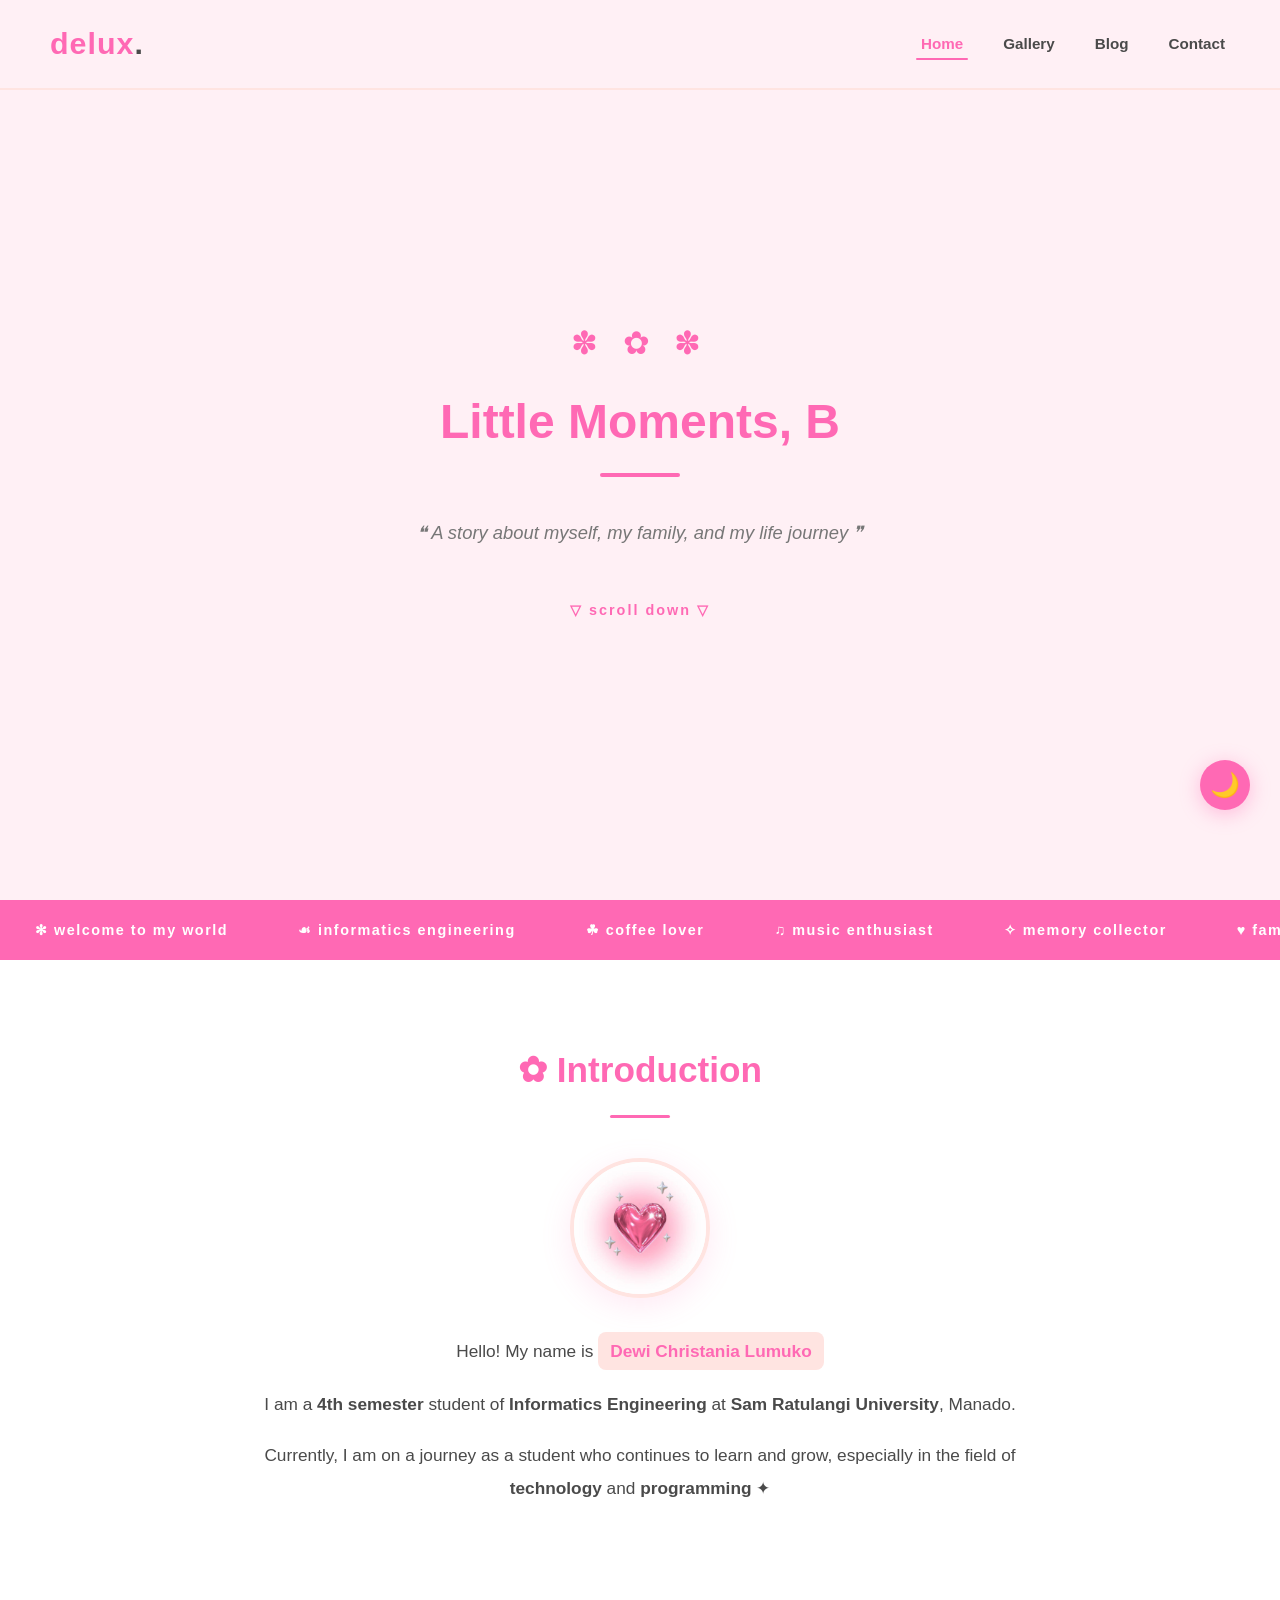
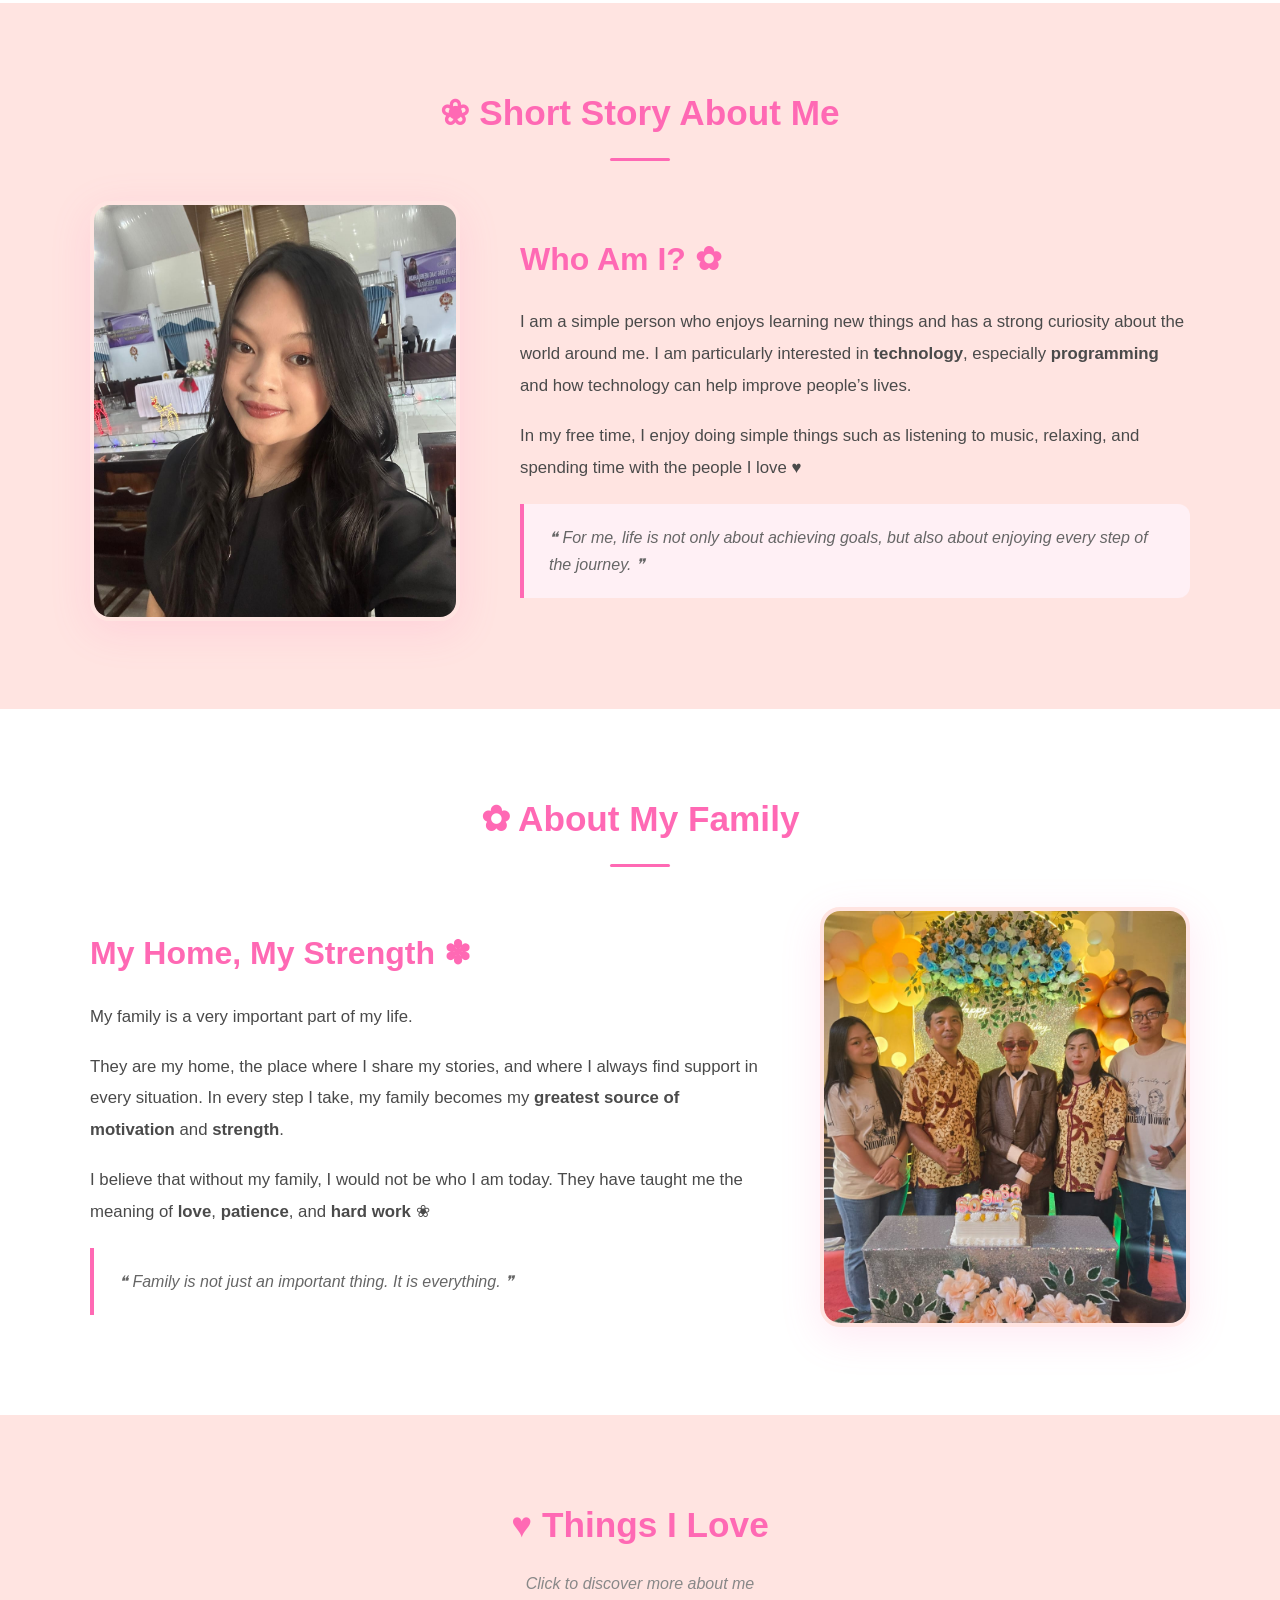
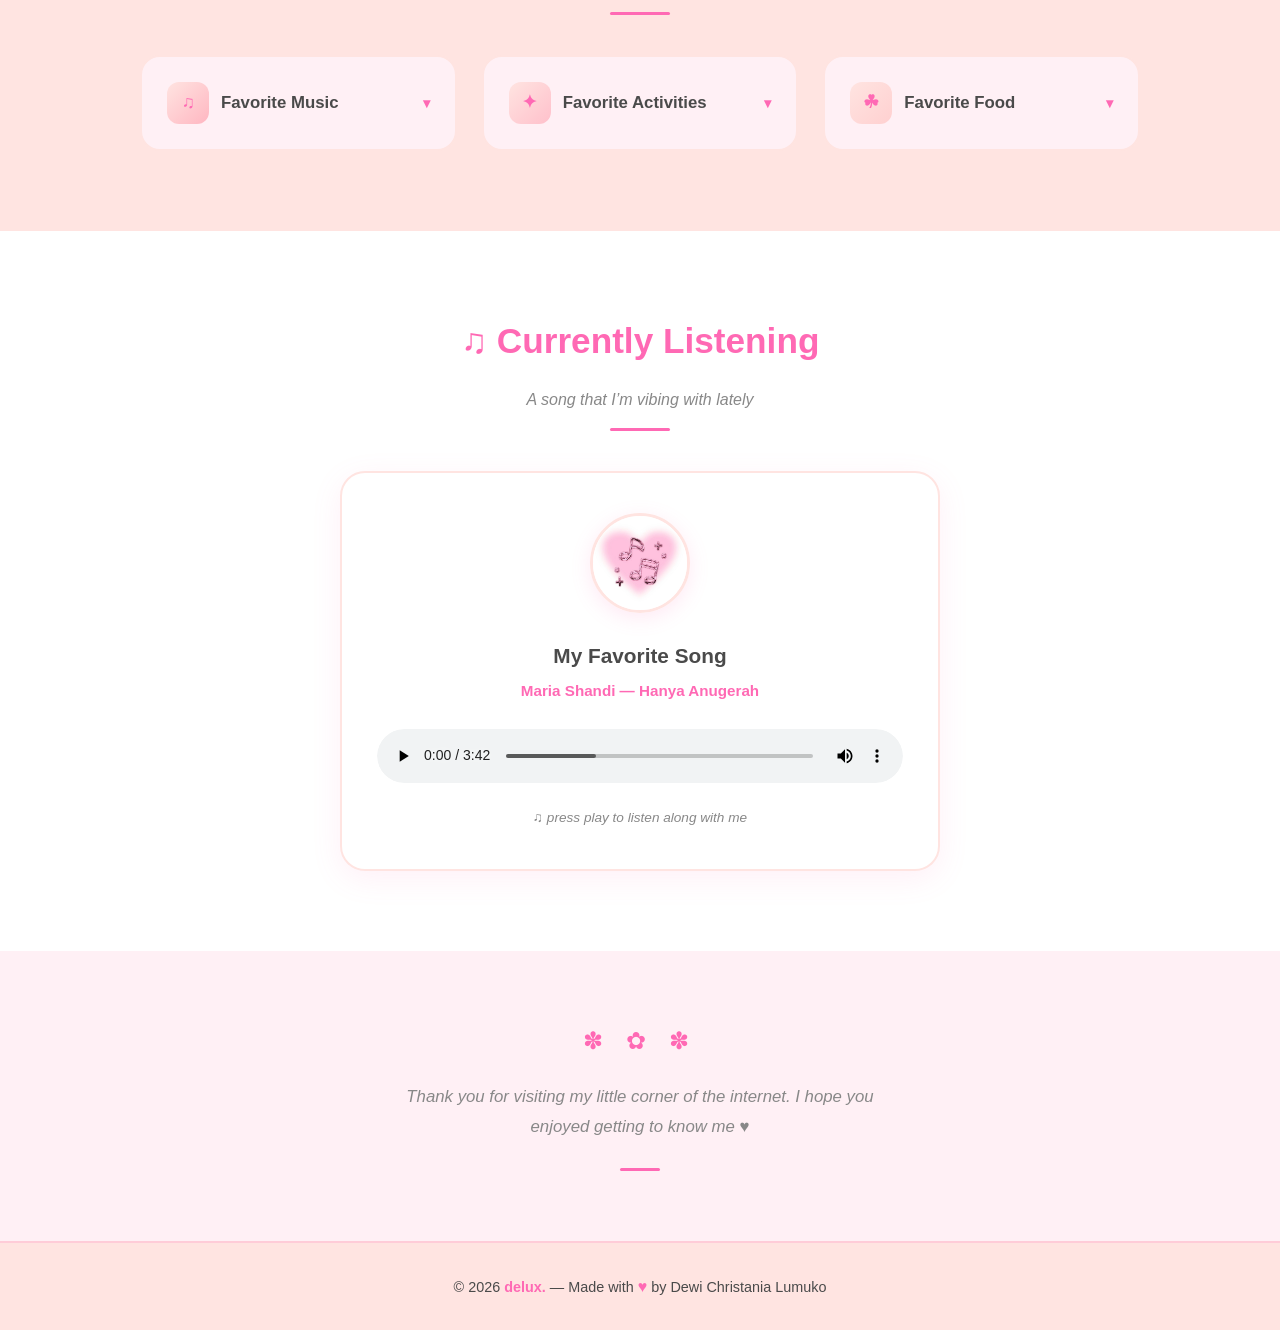
<file: index.html>
<!DOCTYPE html>
<html lang="en">
<head>
    <meta charset="UTF-8">
    <meta name="viewport" content="width=device-width, initial-scale=1.0">
    <meta name="description" content="Delux - Personal Website of Dewi Christania Lumuko">
    <meta name="author" content="Dewi Christania Lumuko">
    <title>Home — delux.</title>
    <link rel="stylesheet" href="style.css">
</head>
<body>

    <!-- NAVIGATION BAR -->
    <nav class="navbar">
        <a href="index.html" class="logo">
            delux<span>.</span>
        </a>
        <ul class="nav-links">
            <li><a href="index.html" class="active">Home</a></li>
            <li><a href="gallery.html">Gallery</a></li>
            <li><a href="blog.html">Blog</a></li>
            <li><a href="contact.html">Contact</a></li>
        </ul>
    </nav>


    <!-- HERO SECTION -->
    <header class="hero" id="home">
        <div class="hero-content">
            <span class="hero-symbol">&#10045; &#10047; &#10045;</span>
            <h1>Little Moments, Big Meanings</h1>
            <hr class="hero-divider">
            <p class="subtitle">
                &#10077; A story about myself, my family, and my life journey &#10078;
            </p>
            <a href="#introduction" class="scroll-hint">
                &#9661; scroll down &#9661;
            </a>
        </div>
    </header>


    <!-- SCROLLING TICKER -->
    <div class="ticker-section">
        <div class="ticker-track">
            <span>&#10043; welcome to my world</span>
            <span>&#9753; informatics engineering</span>
            <span>&#9752; coffee lover</span>
            <span>&#9835; music enthusiast</span>
            <span>&#10023; memory collector</span>
            <span>&#9829; family first</span>
            <span>&#10022; always learning</span>
            <span>&#10048; simple &#38; happy</span>
            <span>&#10043; welcome to my world</span>
            <span>&#9753; informatics engineering</span>
            <span>&#9752; coffee lover</span>
            <span>&#9835; music enthusiast</span>
            <span>&#10023; memory collector</span>
            <span>&#9829; family first</span>
            <span>&#10022; always learning</span>
            <span>&#10048; simple &#38; happy</span>
        </div>
    </div>


    <!-- INTRODUCTION SECTION -->
    <section class="section-padding bg-white" id="introduction">
        <h2 class="section-title">&#10047; Introduction</h2>
        <hr class="section-divider">

        <div class="intro-section">
            <img src="assets/images/intro.jpg"
                 alt="Dewi Christania Lumuko"
                 class="intro-photo"
                 width="140" height="140">

            <p>
                Hello! My name is
                <span class="intro-highlight">Dewi Christania Lumuko</span>
            </p>
            <p>
                I am a <strong>4th semester</strong> student of
                <strong>Informatics Engineering</strong> at
                <strong>Sam Ratulangi University</strong>, Manado.
            </p>
            <p>
                Currently, I am on a journey as a student who continues to
                learn and grow, especially in the field of
                <strong>technology</strong> and <strong>programming</strong> &#10022;
            </p>
        </div>
    </section>


    <!-- ABOUT ME SECTION -->
    <section class="section-padding bg-rose" id="about-me">
        <h2 class="section-title">&#10048; Short Story About Me</h2>
        <hr class="section-divider">

        <div class="about-row">
            <div class="about-image">
                <img
                    src="assets/images/meee.jpeg"
                    alt="Foto pribadi Dewi Christania Lumuko"
                    width="370"
                    height="420"
                >
            </div>

            <div class="about-text">
                <h2>Who Am I? &#10047;</h2>
                <p>
                    I am a simple person who enjoys learning new things and
                    has a strong curiosity about the world around me.
                    I am particularly interested in <strong>technology</strong>,
                    especially <strong>programming</strong> and how technology
                    can help improve people&rsquo;s lives.
                </p>
                <p>
                    In my free time, I enjoy doing simple things such as
                    listening to music, relaxing, and spending time with the
                    people I love &#9829;
                </p>
                <div class="quote-box">
                    &#10077; For me, life is not only about achieving goals,
                    but also about enjoying every step of the journey. &#10078;
                </div>
            </div>
        </div>
    </section>


    <!-- ABOUT MY FAMILY SECTION -->
    <section class="section-padding bg-white" id="about-family">
        <h2 class="section-title">&#10047; About My Family</h2>
        <hr class="section-divider">

        <div class="about-row reverse">
            <div class="about-image">
                <img
                    src="assets/images/familyhome.jpeg"
                    alt="Foto keluarga Dewi Christania Lumuko"
                    width="370"
                    height="420"
                >
            </div>

            <div class="about-text">
                <h2>My Home, My Strength &#10045;</h2>
                <p>
                    My family is a very important part of my life.
                </p>
                <p>
                    They are my home, the place where I share my stories,
                    and where I always find support in every situation.
                    In every step I take, my family becomes my
                    <strong>greatest source of motivation</strong> and
                    <strong>strength</strong>.
                </p>
                <p>
                    I believe that without my family, I would not be who
                    I am today. They have taught me the meaning of
                    <strong>love</strong>, <strong>patience</strong>,
                    and <strong>hard work</strong> &#10048;
                </p>
                <div class="quote-box alt">
                    &#10077; Family is not just an important thing.
                    It is everything. &#10078;
                </div>
            </div>
        </div>
    </section>


    <!-- THINGS I LOVE -->
<section class="section-padding bg-rose fade-in" id="favorites">
    <h2 class="section-title">&#9829; Things I Love</h2>
    <p class="section-subtitle">Click to discover more about me</p>
    <hr class="section-divider">

    <div class="favorites-grid">

        <!-- Favorite Music -->
        <details class="favorite-card zoom-in" data-category="music">
            <summary>
                <span class="fav-icon">&#9835;</span>
                <span class="fav-title">Favorite Music</span>
                <span class="fav-arrow">&#9662;</span>
            </summary>
            <div class="favorite-content">
                <ul>
                    <li class="stagger-item">
                        <span class="fav-bullet">&#10022;</span>
                        <div class="fav-item-content">
                            <strong>Pop &amp; R&amp;B</strong>
                            <small>Smooth vibes and soulful melodies</small>
                        </div>
                    </li>
                    <li class="stagger-item">
                        <span class="fav-bullet">&#10022;</span>
                        <div class="fav-item-content">
                            <strong>Lo-fi Beats</strong>
                            <small>Perfect for studying and relaxing</small>
                        </div>
                    </li>
                    <li class="stagger-item">
                        <span class="fav-bullet">&#10022;</span>
                        <div class="fav-item-content">
                            <strong>Worship Songs</strong>
                            <small>Spiritual and uplifting music</small>
                        </div>
                    </li>
                    <li class="stagger-item">
                        <span class="fav-bullet">&#10022;</span>
                        <div class="fav-item-content">
                            <strong>K-Pop</strong>
                            <small>Energetic and catchy tunes</small>
                        </div>
                    </li>
                    <li class="stagger-item">
                        <span class="fav-bullet">&#10022;</span>
                        <div class="fav-item-content">
                            <strong>Acoustic Covers</strong>
                            <small>Raw and emotional performances</small>
                        </div>
                    </li>
                </ul>
            </div>
        </details>

        <!-- Favorite Activities -->
        <details class="favorite-card zoom-in" data-category="activities">
            <summary>
                <span class="fav-icon">&#10022;</span>
                <span class="fav-title">Favorite Activities</span>
                <span class="fav-arrow">&#9662;</span>
            </summary>
            <div class="favorite-content">
                <ul>
                    <li class="stagger-item">
                        <span class="fav-bullet">&#10045;</span>
                        <div class="fav-item-content">
                            <strong>Listening to Music</strong>
                            <small>My daily therapy and escape</small>
                        </div>
                    </li>
                    <li class="stagger-item">
                        <span class="fav-bullet">&#10045;</span>
                        <div class="fav-item-content">
                            <strong>Coding &amp; Learning</strong>
                            <small>Building things and solving problems</small>
                        </div>
                    </li>
                    <li class="stagger-item">
                        <span class="fav-bullet">&#10045;</span>
                        <div class="fav-item-content">
                            <strong>Spending Time with Family</strong>
                            <small>The most precious moments</small>
                        </div>
                    </li>
                    <li class="stagger-item">
                        <span class="fav-bullet">&#10045;</span>
                        <div class="fav-item-content">
                            <strong>Coffee with Friends</strong>
                            <small>Deep conversations and laughter</small>
                        </div>
                    </li>
                    <li class="stagger-item">
                        <span class="fav-bullet">&#10045;</span>
                        <div class="fav-item-content">
                            <strong>Exploring New Places</strong>
                            <small>Adventures and new experiences</small>
                        </div>
                    </li>
                </ul>
            </div>
        </details>

        <!-- Favorite Food -->
        <details class="favorite-card zoom-in" data-category="food">
            <summary>
                <span class="fav-icon">&#9752;</span>
                <span class="fav-title">Favorite Food</span>
                <span class="fav-arrow">&#9662;</span>
            </summary>
            <div class="favorite-content">
                <ul>
                    <li class="stagger-item">
                        <span class="fav-bullet">&#9829;</span>
                        <div class="fav-item-content">
                            <strong>Tinutuan</strong>
                            <small>Traditional Manado porridge</small>
                        </div>
                    </li>
                    <li class="stagger-item">
                        <span class="fav-bullet">&#9829;</span>
                        <div class="fav-item-content">
                            <strong>Cakalang Fufu</strong>
                            <small>Smoked skipjack tuna delicacy</small>
                        </div>
                    </li>
                    <li class="stagger-item">
                        <span class="fav-bullet">&#9829;</span>
                        <div class="fav-item-content">
                            <strong>Nasi Goreng</strong>
                            <small>Indonesian fried rice classic</small>
                        </div>
                    </li>
                    <li class="stagger-item">
                        <span class="fav-bullet">&#9829;</span>
                        <div class="fav-item-content">
                            <strong>Ice Coffee</strong>
                            <small>My daily fuel and comfort</small>
                        </div>
                    </li>
                    <li class="stagger-item">
                        <span class="fav-bullet">&#9829;</span>
                        <div class="fav-item-content">
                            <strong>Chocolate Cake</strong>
                            <small>Sweet indulgence perfection</small>
                        </div>
                    </li>
                </ul>
            </div>
        </details>

    </div>
</section>


    <!-- CURRENTLY LISTENING -->
    <section class="section-padding bg-white" id="listening">
        <h2 class="section-title">&#9835; Currently Listening</h2>
        <p class="section-subtitle">A song that I&rsquo;m vibing with lately</p>
        <hr class="section-divider">

        <div class="listening-container">
            <div class="listening-card">

                <div class="music-visual">
                    <img src="assets/images/album.jpg"
                         alt="Album art"
                         width="100" height="100">
                </div>

                <h3>My Favorite Song</h3>
                <p class="artist">Maria Shandi &mdash; Hanya Anugerah</p>

                <audio controls preload="metadata">
                    <source src="assets/audio/my-song.mp3" type="audio/mpeg">
                    Your browser does not support the audio element.
                </audio>

                <p class="music-note">
                    &#9835; press play to listen along with me
                </p>
            </div>
        </div>
    </section>


    <!-- CLOSING SECTION -->
    <section class="closing-section bg-blush">
        <span class="closing-symbol">&#10045; &#10047; &#10045;</span>
        <p>
            Thank you for visiting my little corner of the internet.
            I hope you enjoyed getting to know me &#9829;
        </p>
        <hr class="closing-divider">
    </section>


    <!-- FOOTER -->
    <footer class="footer">
        <p>
            &copy; 2026
            <a href="index.html">delux.</a>
            &mdash; Made with
            <span class="footer-heart">&#9829;</span>
            by Dewi Christania Lumuko
        </p>
    </footer>

     <!-- Loading Screen -->
     <div id="page-loader">
     <div class="loader-spinner"></div>
     </div>

     <!-- Scroll Progress Bar -->
     <div id="scroll-progress"></div>

     <!-- JavaScript -->
     <script src="script.js"></script>

</body>
</html>
</file>
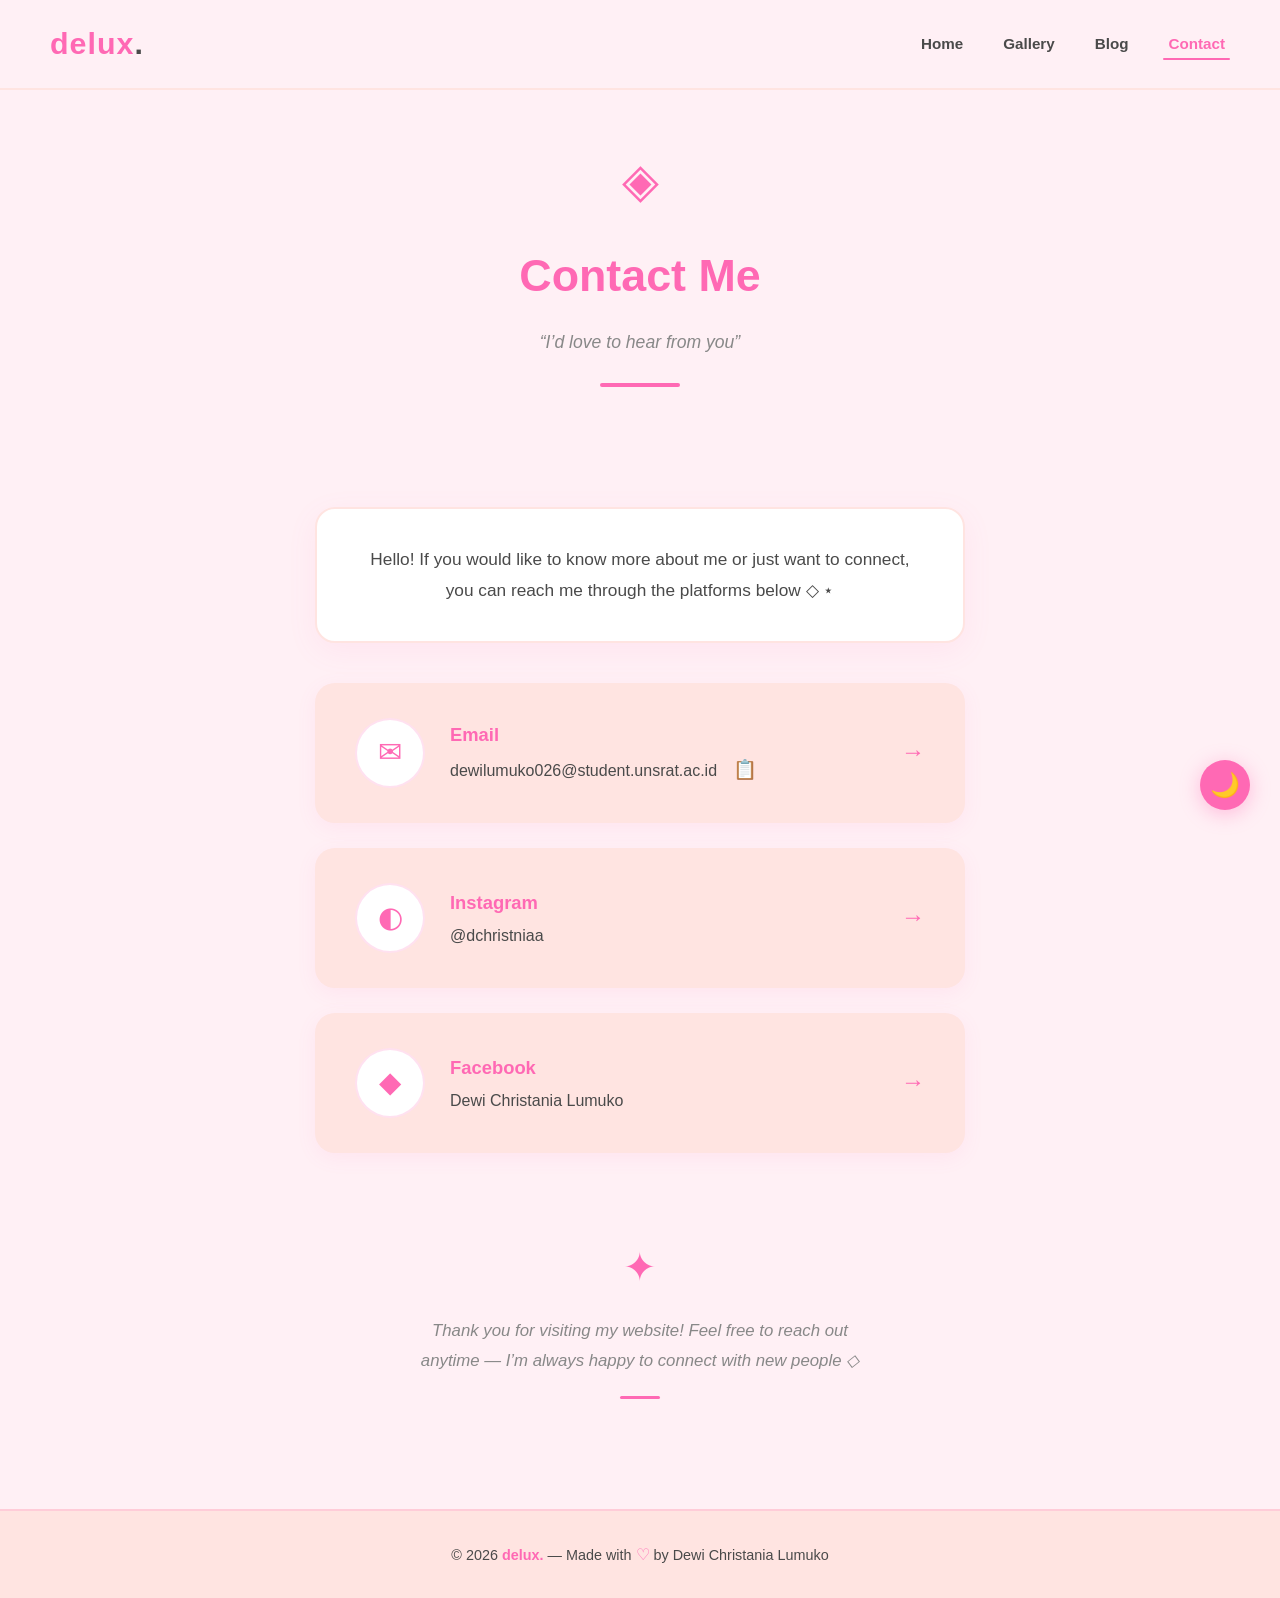
<file: contact.html>
<!DOCTYPE html>
<html lang="en">
<head>
    <meta charset="UTF-8">
    <meta name="viewport" content="width=device-width, initial-scale=1.0">
    <meta name="description" content="Contact - Get in touch with Dewi Christania Lumuko">
    <meta name="author" content="Dewi Christania Lumuko">
    <title>Contact — delux.</title>
    <link rel="stylesheet" href="style.css">
</head>
<body class="contact-page">

    <!-- NAVIGATION BAR -->
    <nav class="navbar">
        <a href="index.html" class="logo">
            delux<span>.</span>
        </a>
        <ul class="nav-links">
            <li><a href="index.html">Home</a></li>
            <li><a href="gallery.html">Gallery</a></li>
            <li><a href="blog.html">Blog</a></li>
            <li><a href="contact.html" class="active">Contact</a></li>
        </ul>
    </nav>


    <!-- PAGE HEADER -->
    <header class="page-header">
        <span class="page-header-emoji">◈</span>
        <h1>Contact Me</h1>
        <p>&ldquo;I&rsquo;d love to hear from you&rdquo; </p>
        <hr class="page-divider">
    </header>


    <!-- CONTACT SECTION -->
    <main class="contact-section">
        <div class="contact-container">

            <!-- INTRO BOX -->
            <div class="intro-box">
                <p>
                    Hello! If you would like to know more about me
                    or just want to connect, you can reach me
                    through the platforms below ◇ ⋆
                </p>
            </div>


            <!-- CONTACT CARDS -->
            <div class="contact-cards">

                <!-- EMAIL -->
                <a href="mailto:dewilumuko026@student.unsrat.ac.id"
                   class="contact-card-link"
                   aria-label="Send email">
                    <div class="contact-card">
                        <div class="icon-circle">✉</div>
                        <div class="card-info">
                            <h3>Email</h3>
                            <p>dewilumuko026@student.unsrat.ac.id</p>
                        </div>
                        <span class="arrow-hint">→</span>
                    </div>
                </a>

                <!-- INSTAGRAM -->
                <a href="https://www.instagram.com/dchristniaa/"
                   target="_blank"
                   rel="noopener noreferrer"
                   class="contact-card-link"
                   aria-label="Open Instagram profile">
                    <div class="contact-card">
                        <div class="icon-circle">◐</div>
                        <div class="card-info">
                            <h3>Instagram</h3>
                            <p>@dchristniaa</p>
                        </div>
                        <span class="arrow-hint">→</span>
                    </div>
                </a>

                <!-- FACEBOOK -->
                <a href="https://www.facebook.com/dewichristania.lumuko.5"
                   target="_blank"
                   rel="noopener noreferrer"
                   class="contact-card-link"
                   aria-label="Open Facebook profile">
                    <div class="contact-card">
                        <div class="icon-circle">◆</div>
                        <div class="card-info">
                            <h3>Facebook</h3>
                            <p>Dewi Christania Lumuko</p>
                        </div>
                        <span class="arrow-hint">→</span>
                    </div>
                </a>

            </div>


            <!-- CLOSING MESSAGE -->
            <div class="closing-message">
                <span class="closing-emoji">✦</span>
                <p>
                    Thank you for visiting my website!
                    Feel free to reach out anytime &mdash;
                    I&rsquo;m always happy to connect with new people ◇
                </p>
                <hr class="closing-divider">
            </div>

        </div>
    </main>


    <!-- FOOTER -->
    <footer class="footer">
        <p>
            &copy; 2026
            <a href="index.html">delux.</a>
            &mdash; Made with
            <span class="footer-heart">♡</span>
            by Dewi Christania Lumuko
        </p>
    </footer>

     <!-- Loading Screen -->
     <div id="page-loader">
     <div class="loader-spinner"></div>
     </div>

     <!-- Scroll Progress Bar -->
     <div id="scroll-progress"></div>

     <!-- JavaScript -->
     <script src="script.js"></script>

</body>
</html>
</file>
<file: style.css>
/* ============================================
   RESET & BASE
============================================ */
* {
    margin: 0;
    padding: 0;
    box-sizing: border-box;
}

html {
    scroll-behavior: smooth;
}

body {
    font-family: 'Segoe UI', Tahoma, Geneva, Verdana, sans-serif;
    background-color: #FFF0F5;
    color: #4A4A4A;
    line-height: 1.7;
}

a {
    text-decoration: none;
    color: inherit;
}

ul {
    list-style: none;
}

img {
    max-width: 100%;
    height: auto;
}

/* ============================================
   NAVBAR
============================================ */
.navbar {
    position: fixed;
    top: 0;
    left: 0;
    width: 100%;
    padding: 18px 50px;
    display: flex;
    justify-content: space-between;
    align-items: center;
    background-color: rgba(255, 240, 245, 0.95);
    backdrop-filter: blur(10px);
    z-index: 1000;
    border-bottom: 2px solid #FFE4E1;
}

.navbar .logo {
    font-size: 1.9rem;
    font-weight: 800;
    color: #FF69B4;
    letter-spacing: 1px;
}

.navbar .logo span {
    color: #4A4A4A;
}

.nav-links {
    display: flex;
    gap: 30px;
}

.nav-links li a {
    font-size: 0.95rem;
    font-weight: 600;
    color: #4A4A4A;
    padding: 8px 5px;
    position: relative;
    transition: color 0.3s ease;
}

.nav-links li a:hover,
.nav-links li a.active {
    color: #FF69B4;
}

.nav-links li a::after {
    content: '';
    position: absolute;
    bottom: 0;
    left: 0;
    width: 0;
    height: 2.5px;
    background-color: #FF69B4;
    border-radius: 5px;
    transition: width 0.3s ease;
}

.nav-links li a:hover::after,
.nav-links li a.active::after {
    width: 100%;
}

/* ============================================
   HERO SECTION (Homepage)
============================================ */
.hero {
    min-height: 100vh;
    display: flex;
    align-items: center;
    justify-content: center;
    padding: 120px 50px 80px;
    text-align: center;
    background-color: #FFF0F5;
}

.hero-content {
    max-width: 750px;
}

.hero-symbol {
    font-size: 2rem;
    color: #FF69B4;
    margin-bottom: 20px;
    display: block;
    letter-spacing: 8px;
}

.hero-content h1 {
    font-size: 3rem;
    font-weight: 800;
    color: #FF69B4;
    line-height: 1.3;
    margin-bottom: 20px;
}

.hero-content .subtitle {
    font-size: 1.15rem;
    color: #777777;
    font-style: italic;
    margin-bottom: 40px;
}

.hero-divider {
    width: 80px;
    height: 4px;
    background-color: #FF69B4;
    border: none;
    border-radius: 10px;
    margin: 0 auto 40px;
}

.scroll-hint {
    display: inline-block;
    margin-top: 10px;
    font-size: 0.9rem;
    color: #FF69B4;
    font-weight: 600;
    letter-spacing: 2px;
    animation: bounce 2s infinite;
}

@keyframes bounce {
    0%, 100% { transform: translateY(0); }
    50% { transform: translateY(8px); }
}

/* ============================================
   PAGE HEADER (Gallery, Blog, Contact)
============================================ */
.page-header {
    padding: 140px 50px 60px;
    text-align: center;
    background-color: #FFF0F5;
}

.page-header .header-symbol {
    font-size: 2rem;
    color: #FF69B4;
    display: block;
    margin-bottom: 15px;
    letter-spacing: 8px;
}

.page-header-emoji {
    font-size: 3rem;
    display: block;
    margin-bottom: 15px;
    color: #FF69B4;
}

.page-header h1 {
    font-size: 2.8rem;
    font-weight: 800;
    color: #FF69B4;
    margin-bottom: 15px;
}

.page-header p {
    font-size: 1.1rem;
    color: #888888;
    font-style: italic;
    max-width: 600px;
    margin: 0 auto;
}

.page-divider {
    width: 80px;
    height: 4px;
    background-color: #FF69B4;
    border: none;
    border-radius: 10px;
    margin: 25px auto 0;
}

/* ============================================
   SECTION COMMON
============================================ */
.section-padding {
    padding: 80px 50px;
}

.bg-white {
    background-color: #FFFFFF;
}

.bg-rose {
    background-color: #FFE4E1;
}

.bg-blush {
    background-color: #FFF0F5;
}

.section-title {
    text-align: center;
    font-size: 2.2rem;
    font-weight: 800;
    color: #FF69B4;
    margin-bottom: 15px;
}

.section-subtitle {
    text-align: center;
    font-size: 1rem;
    color: #888888;
    font-style: italic;
    margin-bottom: 15px;
}

.section-divider {
    width: 60px;
    height: 3px;
    background-color: #FF69B4;
    border: none;
    border-radius: 10px;
    margin: 0 auto 40px;
}

/* ============================================
   TICKER (Scrolling Text)
============================================ */
.ticker-section {
    padding: 18px 0;
    background-color: #FF69B4;
    overflow: hidden;
}

.ticker-track {
    display: flex;
    width: max-content;
    animation: ticker-scroll 25s linear infinite;
}

.ticker-track span {
    font-size: 0.9rem;
    font-weight: 600;
    color: #FFFFFF;
    white-space: nowrap;
    padding: 0 35px;
    letter-spacing: 1.5px;
}

@keyframes ticker-scroll {
    0% { transform: translateX(0); }
    100% { transform: translateX(-50%); }
}

/* ============================================
   INTRODUCTION SECTION (Homepage)
============================================ */
.intro-section {
    text-align: center;
    max-width: 800px;
    margin: 0 auto;
}

.intro-photo {
    width: 140px;
    height: 140px;
    border-radius: 50%;
    object-fit: cover;
    border: 4px solid #FFE4E1;
    box-shadow: 0 8px 30px rgba(255, 105, 180, 0.15);
    margin-bottom: 25px;
}

.intro-section p {
    font-size: 1.08rem;
    color: #4A4A4A;
    margin-bottom: 18px;
    line-height: 1.9;
}

.intro-highlight {
    display: inline-block;
    background-color: #FFE4E1;
    padding: 3px 12px;
    border-radius: 8px;
    font-weight: 700;
    color: #FF69B4;
}

/* ============================================
   ABOUT ME SECTION (Homepage)
============================================ */
.about-row {
    display: flex;
    align-items: center;
    gap: 60px;
    max-width: 1100px;
    margin: 0 auto;
}

.about-row.reverse {
    flex-direction: row-reverse;
}

.about-image {
    flex-shrink: 0;
    width: 370px;
}

.about-image img {
    width: 370px;
    height: 420px;
    object-fit: cover;
    border-radius: 20px;
    border: 4px solid #FFE4E1;
    box-shadow: 0 10px 40px rgba(255, 105, 180, 0.15);
    transition: transform 0.4s ease, box-shadow 0.4s ease;
}

.about-image img:hover {
    transform: scale(1.03);
    box-shadow: 0 15px 50px rgba(255, 105, 180, 0.25);
}

.about-text {
    flex: 1;
}

.about-text h2 {
    font-size: 2rem;
    font-weight: 800;
    color: #FF69B4;
    margin-bottom: 20px;
}

.about-text p {
    font-size: 1.05rem;
    color: #4A4A4A;
    margin-bottom: 18px;
    line-height: 1.9;
}

.about-text .quote-box {
    background-color: #FFF0F5;
    border-left: 4px solid #FF69B4;
    padding: 20px 25px;
    border-radius: 0 12px 12px 0;
    margin-top: 20px;
    font-style: italic;
    color: #666666;
}

.about-text .quote-box.alt {
    background-color: #FFFFFF;
}

/* ============================================
   FAVORITES (Homepage)
============================================ */
.favorites-grid {
    display: grid;
    grid-template-columns: repeat(3, 1fr);
    gap: 25px;
    max-width: 1000px;
    margin: 0 auto;
}

.favorite-card {
    background-color: #FFF0F5;
    border: 2px solid #FFE4E1;
    border-radius: 20px;
    overflow: hidden;
    transition: transform 0.3s ease, box-shadow 0.3s ease;
}

.favorite-card:hover {
    transform: translateY(-5px);
    box-shadow: 0 10px 35px rgba(255, 105, 180, 0.15);
}

.favorite-card summary {
    padding: 25px;
    font-size: 1.05rem;
    font-weight: 700;
    color: #4A4A4A;
    cursor: pointer;
    display: flex;
    align-items: center;
    gap: 12px;
    list-style: none;
    transition: color 0.3s ease;
}

.favorite-card summary::-webkit-details-marker {
    display: none;
}

.favorite-card summary .fav-icon {
    width: 38px;
    height: 38px;
    background-color: #FFE4E1;
    border-radius: 10px;
    display: flex;
    align-items: center;
    justify-content: center;
    font-size: 1rem;
    color: #FF69B4;
    font-weight: 800;
    flex-shrink: 0;
}

.favorite-card summary .fav-arrow {
    margin-left: auto;
    font-size: 0.8rem;
    color: #FF69B4;
    transition: transform 0.3s ease;
}

.favorite-card[open] summary .fav-arrow {
    transform: rotate(180deg);
}

.favorite-card[open] summary {
    color: #FF69B4;
    border-bottom: 2px solid #FFE4E1;
}

.favorite-content {
    padding: 20px 25px 25px;
}

.favorite-content ul {
    list-style: none;
}

.favorite-content ul li {
    padding: 8px 0;
    font-size: 0.95rem;
    color: #4A4A4A;
    border-bottom: 1px solid #FFE4E1;
    display: flex;
    align-items: center;
    gap: 10px;
}

.favorite-content ul li:last-child {
    border-bottom: none;
}

.favorite-content ul li .fav-bullet {
    color: #FF69B4;
    font-size: 0.7rem;
}

/* ============================================
   CURRENTLY LISTENING (Homepage)
============================================ */
.listening-container {
    max-width: 600px;
    margin: 0 auto;
    text-align: center;
}

.listening-card {
    background-color: #FFFFFF;
    border: 2px solid #FFE4E1;
    border-radius: 25px;
    padding: 40px 35px;
    box-shadow: 0 8px 30px rgba(255, 105, 180, 0.1);
}

.listening-card .music-visual {
    width: 100px;
    height: 100px;
    margin: 0 auto 25px;
    border-radius: 50%;
    overflow: hidden;
    border: 3px solid #FFE4E1;
    box-shadow: 0 5px 20px rgba(255, 105, 180, 0.15);
    animation: spin-disc 8s linear infinite;
    animation-play-state: paused;
}

.listening-card .music-visual img {
    width: 100%;
    height: 100%;
    object-fit: cover;
}

@keyframes spin-disc {
    from { transform: rotate(0deg); }
    to { transform: rotate(360deg); }
}

.listening-card h3 {
    font-size: 1.3rem;
    font-weight: 700;
    color: #4A4A4A;
    margin-bottom: 5px;
}

.listening-card .artist {
    font-size: 0.95rem;
    color: #FF69B4;
    font-weight: 600;
    margin-bottom: 25px;
}

.listening-card audio {
    width: 100%;
    margin-bottom: 15px;
    border-radius: 30px;
}

.listening-card .music-note {
    font-size: 0.85rem;
    color: #888888;
    font-style: italic;
}

/* ============================================
   GALLERY PAGE - Section Nav
============================================ */
.section-nav {
    display: flex;
    justify-content: center;
    gap: 15px;
    padding: 30px 20px;
    background-color: #FFFFFF;
    flex-wrap: wrap;
}

.section-nav a {
    display: inline-block;
    padding: 10px 25px;
    background-color: #FFF0F5;
    border: 2px solid #FFE4E1;
    border-radius: 25px;
    font-size: 0.88rem;
    font-weight: 700;
    color: #FF69B4;
    transition: all 0.3s ease;
}

.section-nav a:hover {
    background-color: #FF69B4;
    color: #FFFFFF;
    border-color: #FF69B4;
    transform: translateY(-3px);
    box-shadow: 0 6px 20px rgba(255, 105, 180, 0.3);
}

/* ============================================
   GALLERY PAGE - Photo Grid
============================================ */
.gallery-section {
    padding: 80px 50px;
}

.section-header {
    text-align: center;
    margin-bottom: 50px;
}

.section-count {
    display: inline-block;
    padding: 5px 18px;
    background-color: #FF69B4;
    color: #FFFFFF;
    font-size: 0.78rem;
    font-weight: 700;
    border-radius: 20px;
    letter-spacing: 0.5px;
    margin-bottom: 15px;
}

.photo-grid {
    display: grid;
    grid-template-columns: repeat(4, 1fr);
    gap: 25px;
    max-width: 1200px;
    margin: 0 auto;
}

.photo-card {
    background-color: #FFFFFF;
    border-radius: 16px;
    overflow: hidden;
    border: 2px solid #FFE4E1;
    transition: transform 0.4s ease, box-shadow 0.4s ease;
}

.photo-card:hover {
    transform: translateY(-8px);
    box-shadow: 0 15px 40px rgba(255, 105, 180, 0.2);
}

.photo-card .photo-wrapper {
    width: 100%;
    height: 250px;
    overflow: hidden;
    cursor: pointer;
}

.photo-card .photo-wrapper img {
    width: 100%;
    height: 100%;
    object-fit: cover;
    transition: transform 0.5s ease;
}

.photo-card:hover .photo-wrapper img {
    transform: scale(1.08);
}

.photo-card .photo-caption {
    padding: 14px 18px;
    text-align: center;
}

.photo-card .photo-caption p {
    font-size: 0.9rem;
    color: #4A4A4A;
    font-style: italic;
}

.photo-card.wide {
    grid-column: span 2;
}

.photo-card.wide .photo-wrapper {
    height: 280px;
}

.photo-card.rose-card {
    background-color: #FFF0F5;
    border-color: rgba(255, 105, 180, 0.25);
}

/* ============================================
   GALLERY PAGE - Polaroid Grid
============================================ */
.polaroid-grid {
    display: grid;
    grid-template-columns: repeat(3, 1fr);
    gap: 35px;
    max-width: 1000px;
    margin: 0 auto;
    padding: 10px 20px;
}

.polaroid {
    background-color: #FFFFFF;
    padding: 12px 12px 40px;
    border-radius: 4px;
    box-shadow: 0 6px 25px rgba(0, 0, 0, 0.12);
    transition: transform 0.4s ease, box-shadow 0.4s ease;
    cursor: pointer;
}

.polaroid:nth-child(1)  { transform: rotate(-2deg); }
.polaroid:nth-child(2)  { transform: rotate(1.5deg); }
.polaroid:nth-child(3)  { transform: rotate(-1deg); }
.polaroid:nth-child(4)  { transform: rotate(3deg); }
.polaroid:nth-child(5)  { transform: rotate(-2.5deg); }
.polaroid:nth-child(6)  { transform: rotate(1deg); }
.polaroid:nth-child(7)  { transform: rotate(-3deg); }
.polaroid:nth-child(8)  { transform: rotate(2deg); }
.polaroid:nth-child(9)  { transform: rotate(-1.5deg); }

.polaroid:hover {
    transform: rotate(0deg) scale(1.06);
    box-shadow: 0 14px 45px rgba(255, 105, 180, 0.3);
}

.polaroid .polaroid-img {
    width: 100%;
    height: 280px;
    overflow: hidden;
    border-radius: 2px;
}

.polaroid .polaroid-img img {
    width: 100%;
    height: 100%;
    object-fit: cover;
}

.polaroid.horizontal .polaroid-img {
    height: 200px;
}

/* ============================================
   GALLERY PAGE - Lightbox
============================================ */
.lightbox-overlay {
    display: none;
    position: fixed;
    top: 0;
    left: 0;
    width: 100%;
    height: 100%;
    background-color: rgba(0, 0, 0, 0.92);
    z-index: 9999;
    justify-content: center;
    align-items: center;
    padding: 30px;
}

.lightbox-overlay.active {
    display: flex;
}

.lightbox-overlay img {
    max-width: 95%;
    max-height: 90vh;
    object-fit: contain;
    border-radius: 8px;
    box-shadow: 0 0 60px rgba(255, 105, 180, 0.25);
    animation: lightbox-zoom 0.3s ease;
}

@keyframes lightbox-zoom {
    from { transform: scale(0.8); opacity: 0; }
    to { transform: scale(1); opacity: 1; }
}

.lightbox-close {
    position: fixed;
    top: 25px;
    right: 35px;
    font-size: 2.8rem;
    color: #FFFFFF;
    background: none;
    border: none;
    cursor: pointer;
    z-index: 10000;
    line-height: 1;
    transition: color 0.3s ease, transform 0.3s ease;
}

.lightbox-close:hover {
    color: #FF69B4;
    transform: rotate(90deg);
}

.lightbox-caption {
    position: fixed;
    bottom: 30px;
    left: 50%;
    transform: translateX(-50%);
    color: #FFFFFF;
    font-size: 1rem;
    font-style: italic;
    text-align: center;
    max-width: 600px;
    padding: 10px 25px;
    background-color: rgba(0, 0, 0, 0.5);
    border-radius: 25px;
    z-index: 10000;
}

.lightbox-counter {
    position: fixed;
    top: 30px;
    left: 35px;
    color: rgba(255, 255, 255, 0.7);
    font-size: 0.9rem;
    font-weight: 600;
    z-index: 10000;
    letter-spacing: 1px;
}

.lightbox-nav {
    position: fixed;
    top: 50%;
    transform: translateY(-50%);
    font-size: 2.5rem;
    color: #FFFFFF;
    background: rgba(255, 255, 255, 0.1);
    border: none;
    cursor: pointer;
    z-index: 10000;
    width: 55px;
    height: 55px;
    border-radius: 50%;
    display: flex;
    align-items: center;
    justify-content: center;
    transition: background 0.3s ease;
}

.lightbox-nav:hover {
    background: rgba(255, 105, 180, 0.4);
}

.lightbox-prev { left: 20px; }
.lightbox-next { right: 20px; }

/* ============================================
   GALLERY PAGE - Scroll to Top Button
============================================ */
.scroll-top {
    position: fixed;
    bottom: 30px;
    right: 30px;
    width: 48px;
    height: 48px;
    background-color: #FF69B4;
    color: #FFFFFF;
    border: none;
    border-radius: 50%;
    font-size: 1.4rem;
    cursor: pointer;
    display: none;
    align-items: center;
    justify-content: center;
    z-index: 900;
    box-shadow: 0 4px 20px rgba(255, 105, 180, 0.4);
    transition: transform 0.3s ease, box-shadow 0.3s ease;
}

.scroll-top:hover {
    transform: translateY(-3px);
    box-shadow: 0 8px 30px rgba(255, 105, 180, 0.5);
}

.scroll-top.visible {
    display: flex;
}

/* ============================================
   BLOG PAGE - Blog Grid
============================================ */
.blog-section {
    padding: 80px 50px;
}

.blog-grid {
    display: grid;
    grid-template-columns: repeat(3, 1fr);
    gap: 30px;
    max-width: 1200px;
    margin: 0 auto;
}

.blog-card {
    background-color: #FFFFFF;
    border-radius: 20px;
    overflow: hidden;
    border: 2px solid #FFE4E1;
    transition: transform 0.4s ease, box-shadow 0.4s ease;
    display: flex;
    flex-direction: column;
}

.blog-card:hover {
    transform: translateY(-8px);
    box-shadow: 0 15px 45px rgba(255, 105, 180, 0.2);
}

.blog-card-image {
    width: 100%;
    height: 220px;
    overflow: hidden;
}

.blog-card-image img {
    width: 100%;
    height: 100%;
    object-fit: cover;
    transition: transform 0.5s ease;
}

.blog-card:hover .blog-card-image img {
    transform: scale(1.08);
}

.blog-card-body {
    padding: 28px 25px;
    flex: 1;
    display: flex;
    flex-direction: column;
}

.blog-card-body .card-tag {
    display: inline-block;
    padding: 4px 14px;
    background-color: #FFF0F5;
    color: #FF69B4;
    font-size: 0.78rem;
    font-weight: 700;
    border-radius: 15px;
    border: 1px solid #FFE4E1;
    margin-bottom: 12px;
    width: fit-content;
}

.blog-card-body h3 {
    font-size: 1.25rem;
    font-weight: 700;
    color: #4A4A4A;
    margin-bottom: 12px;
    line-height: 1.4;
}

.blog-card-body .excerpt {
    font-size: 0.95rem;
    color: #888888;
    line-height: 1.7;
    flex: 1;
    margin-bottom: 20px;
}

.read-more-btn {
    display: inline-block;
    padding: 11px 28px;
    background-color: #FF69B4;
    color: #FFFFFF;
    font-size: 0.9rem;
    font-weight: 700;
    border-radius: 25px;
    border: none;
    cursor: pointer;
    transition: background-color 0.3s ease, transform 0.3s ease, box-shadow 0.3s ease;
    width: fit-content;
}

.read-more-btn:hover {
    background-color: #e0559e;
    transform: translateY(-2px);
    box-shadow: 0 6px 20px rgba(255, 105, 180, 0.35);
}

/* ============================================
   BLOG PAGE - Article Overlay (Popup)
============================================ */
.article-overlay {
    display: none;
    position: fixed;
    top: 0;
    left: 0;
    width: 100%;
    height: 100%;
    background-color: rgba(0, 0, 0, 0.6);
    z-index: 9999;
    justify-content: center;
    align-items: flex-start;
    padding: 40px 20px;
    overflow-y: auto;
}

.article-overlay.active {
    display: flex;
}

.article-modal {
    background-color: #FFFFFF;
    border-radius: 25px;
    max-width: 750px;
    width: 100%;
    padding: 0;
    position: relative;
    margin: 20px auto;
    box-shadow: 0 20px 80px rgba(255, 105, 180, 0.2);
    animation: modal-slide-up 0.4s ease;
    overflow: hidden;
}

@keyframes modal-slide-up {
    from {
        transform: translateY(40px);
        opacity: 0;
    }
    to {
        transform: translateY(0);
        opacity: 1;
    }
}

.article-close {
    position: absolute;
    top: 20px;
    right: 25px;
    font-size: 2rem;
    color: #FFFFFF;
    background: rgba(0, 0, 0, 0.3);
    border: none;
    cursor: pointer;
    line-height: 1;
    transition: transform 0.3s ease, background 0.3s ease;
    width: 40px;
    height: 40px;
    border-radius: 50%;
    display: flex;
    align-items: center;
    justify-content: center;
    z-index: 10;
}

.article-close:hover {
    transform: rotate(90deg);
    background: rgba(255, 105, 180, 0.8);
}

.article-cover {
    width: 100%;
    height: 300px;
    overflow: hidden;
}

.article-cover img {
    width: 100%;
    height: 100%;
    object-fit: cover;
}

.article-body {
    padding: 40px 45px 50px;
}

.article-modal .article-tag {
    display: inline-block;
    padding: 5px 16px;
    background-color: #FF69B4;
    color: #FFFFFF;
    font-size: 0.8rem;
    font-weight: 700;
    border-radius: 15px;
    margin-bottom: 18px;
}

.article-modal h2 {
    font-size: 2rem;
    font-weight: 800;
    color: #FF69B4;
    margin-bottom: 25px;
    line-height: 1.3;
}

.article-modal .article-divider {
    width: 50px;
    height: 3px;
    background-color: #FF69B4;
    border: none;
    border-radius: 10px;
    margin: 0 0 30px;
}

.article-modal p {
    font-size: 1.05rem;
    color: #4A4A4A;
    line-height: 1.9;
    margin-bottom: 18px;
}

.article-modal .article-highlight {
    background-color: #FFF0F5;
    border-left: 4px solid #FF69B4;
    padding: 20px 25px;
    border-radius: 0 15px 15px 0;
    margin: 25px 0;
    font-style: italic;
    color: #666666;
}

.article-modal .article-end {
    text-align: center;
    margin-top: 30px;
    padding-top: 25px;
    border-top: 2px solid #FFE4E1;
}

.article-modal .article-end p {
    color: #888888;
    font-style: italic;
    font-size: 0.95rem;
}

/* ============================================
   BLOG PAGE - Video Section
============================================ */
.video-container {
    max-width: 800px;
    margin: 0 auto;
}

.video-description {
    text-align: center;
    max-width: 600px;
    margin: 0 auto 40px;
}

.video-description p {
    font-size: 1.05rem;
    color: #4A4A4A;
    line-height: 1.8;
}

.video-wrapper {
    width: 100%;
    border-radius: 20px;
    overflow: hidden;
    border: 3px solid #FFE4E1;
    box-shadow: 0 10px 40px rgba(255, 105, 180, 0.15);
    background-color: #000000;
}

.video-wrapper video {
    width: 100%;
    height: auto;
    display: block;
}

.video-note {
    text-align: center;
    margin-top: 20px;
    font-size: 0.9rem;
    color: #888888;
    font-style: italic;
}

/* ============================================
   CONTACT PAGE - Specific Styles
============================================ */
body.contact-page {
    min-height: 100vh;
    display: flex;
    flex-direction: column;
}

.contact-section {
    flex: 1;
    padding: 60px 50px 80px;
    display: flex;
    justify-content: center;
    align-items: flex-start;
}

.contact-container {
    width: 100%;
    max-width: 650px;
}

.intro-box {
    background-color: #FFFFFF;
    border: 2px solid #FFE4E1;
    border-radius: 20px;
    padding: 35px 40px;
    text-align: center;
    margin-bottom: 40px;
    box-shadow: 0 8px 30px rgba(255, 105, 180, 0.08);
}

.intro-box p {
    font-size: 1.08rem;
    color: #4A4A4A;
    line-height: 1.8;
}

.contact-cards {
    display: flex;
    flex-direction: column;
    gap: 25px;
}

.contact-card-link {
    display: block;
    text-decoration: none;
    color: inherit;
    border-radius: 20px;
    transition: transform 0.4s ease, box-shadow 0.4s ease;
}

.contact-card-link:hover {
    transform: translateY(-6px);
    box-shadow: 0 15px 45px rgba(255, 105, 180, 0.2);
}

.contact-card {
    background-color: #FFE4E1;
    border-radius: 20px;
    padding: 35px 40px;
    display: flex;
    align-items: center;
    gap: 25px;
    box-shadow: 0 5px 20px rgba(255, 105, 180, 0.08);
}

.contact-card .icon-circle {
    width: 70px;
    height: 70px;
    background-color: #FFFFFF;
    border-radius: 50%;
    display: flex;
    align-items: center;
    justify-content: center;
    font-size: 1.8rem;
    flex-shrink: 0;
    border: 2px solid rgba(255, 105, 180, 0.2);
    transition: transform 0.3s ease;
    color: #FF69B4;
}

.contact-card-link:hover .icon-circle {
    transform: scale(1.1);
}

.contact-card .card-info {
    flex: 1;
}

.contact-card .card-info h3 {
    font-size: 1.15rem;
    font-weight: 700;
    color: #FF69B4;
    margin-bottom: 4px;
}

.contact-card .card-info p {
    font-size: 1rem;
    color: #4A4A4A;
    margin-bottom: 0;
}

.contact-card .arrow-hint {
    font-size: 1.5rem;
    color: #FF69B4;
    flex-shrink: 0;
    transition: transform 0.3s ease;
}

.contact-card-link:hover .arrow-hint {
    transform: translateX(6px);
}

.closing-message {
    text-align: center;
    margin-top: 50px;
    padding: 30px 20px;
}

.closing-message .closing-emoji {
    font-size: 2.5rem;
    display: block;
    margin-bottom: 15px;
    color: #FF69B4;
}

.closing-message p {
    font-size: 1.05rem;
    color: #888888;
    font-style: italic;
    max-width: 450px;
    margin: 0 auto;
    line-height: 1.8;
}

.closing-divider {
    width: 40px;
    height: 3px;
    background-color: #FF69B4;
    border: none;
    border-radius: 10px;
    margin: 20px auto 0;
}

/* ============================================
   CLOSING SECTION (General)
============================================ */
.closing-section {
    padding: 70px 50px;
    text-align: center;
}

.closing-section .closing-symbol {
    font-size: 1.5rem;
    color: #FF69B4;
    display: block;
    margin-bottom: 20px;
    letter-spacing: 8px;
}

.closing-section p {
    font-size: 1.05rem;
    color: #888888;
    font-style: italic;
    max-width: 500px;
    margin: 0 auto;
    line-height: 1.8;
}

.closing-section .closing-divider {
    width: 40px;
    height: 3px;
    background-color: #FF69B4;
    border: none;
    border-radius: 10px;
    margin: 25px auto 0;
}

/* ============================================
   FOOTER
============================================ */
.footer {
    padding: 30px 50px;
    background-color: #FFE4E1;
    text-align: center;
    border-top: 2px solid rgba(255, 105, 180, 0.2);
}

.footer p {
    color: #4A4A4A;
    font-size: 0.9rem;
}

.footer a {
    color: #FF69B4;
    font-weight: 700;
}

.footer a:hover {
    text-decoration: underline;
}

.footer .footer-heart {
    color: #FF69B4;
    font-size: 1rem;
}

/* ============================================
   RESPONSIVE DESIGN
============================================ */
@media (max-width: 1024px) {
    .photo-grid {
        grid-template-columns: repeat(2, 1fr);
    }

    .photo-card.wide {
        grid-column: span 2;
    }

    .polaroid-grid {
        grid-template-columns: repeat(3, 1fr);
        gap: 25px;
    }

    .blog-grid {
        grid-template-columns: repeat(2, 1fr);
    }
}

@media (max-width: 768px) {
    .navbar {
        padding: 15px 20px;
        flex-direction: column;
        gap: 12px;
    }

    .nav-links {
        gap: 18px;
    }

    .hero {
        padding: 130px 20px 60px;
    }

    .hero-content h1 {
        font-size: 2rem;
    }

    .page-header {
        padding: 130px 20px 40px;
    }

    .page-header h1 {
        font-size: 2rem;
    }

    .section-padding,
    .gallery-section,
    .blog-section {
        padding: 60px 20px;
    }

    .section-title {
        font-size: 1.7rem;
    }

    .section-nav {
        gap: 10px;
        padding: 20px 15px;
    }

    .section-nav a {
        padding: 8px 18px;
        font-size: 0.8rem;
    }

    .about-row {
        flex-direction: column;
        text-align: center;
        gap: 30px;
    }

    .about-row.reverse {
        flex-direction: column;
    }

    .about-image {
        width: 280px;
    }

    .about-image img {
        width: 280px;
        height: 320px;
    }

    .favorites-grid {
        grid-template-columns: 1fr;
        gap: 20px;
    }

    .listening-card {
        padding: 30px 25px;
    }

    .photo-grid {
        grid-template-columns: 1fr;
        gap: 20px;
    }

    .photo-card.wide {
        grid-column: span 1;
    }

    .photo-card .photo-wrapper {
        height: 220px;
    }

    .photo-card.wide .photo-wrapper {
        height: 220px;
    }

    .polaroid-grid {
        grid-template-columns: 1fr;
        gap: 25px;
        max-width: 320px;
    }

    .polaroid .polaroid-img {
        height: 250px;
    }

    .polaroid.horizontal .polaroid-img {
        height: 200px;
    }

    .lightbox-nav {
        width: 40px;
        height: 40px;
        font-size: 1.8rem;
    }

    .lightbox-prev {
        left: 10px;
    }

    .lightbox-next {
        right: 10px;
    }

    .lightbox-close {
        top: 15px;
        right: 20px;
        font-size: 2.2rem;
    }

    .lightbox-caption {
        bottom: 15px;
        font-size: 0.85rem;
        padding: 8px 18px;
    }

    .scroll-top {
        bottom: 20px;
        right: 20px;
        width: 42px;
        height: 42px;
    }

    .blog-grid {
        grid-template-columns: 1fr;
        gap: 25px;
    }

    .blog-card-image {
        height: 180px;
    }

    .blog-card-body {
        padding: 22px 20px;
    }

    .article-overlay {
        padding: 20px 15px;
    }

    .article-cover {
        height: 200px;
    }

    .article-body {
        padding: 30px 25px 40px;
    }

    .article-modal h2 {
        font-size: 1.5rem;
    }

    .article-modal p {
        font-size: 0.98rem;
    }

    .article-close {
        top: 12px;
        right: 15px;
        font-size: 1.5rem;
        width: 35px;
        height: 35px;
    }

    .contact-section {
        padding: 40px 20px 60px;
    }

    .intro-box {
        padding: 28px 25px;
    }

    .intro-box p {
        font-size: 1rem;
    }

    .contact-card {
        flex-direction: column;
        text-align: center;
        padding: 30px 25px;
        gap: 18px;
    }

    .contact-card .icon-circle {
        width: 60px;
        height: 60px;
        font-size: 1.5rem;
    }

    .contact-card .card-info h3 {
        font-size: 1.05rem;
    }

    .contact-card .card-info p {
        font-size: 0.95rem;
    }

    .contact-card .arrow-hint {
        display: none;
    }

    .closing-section,
    .closing-message {
        padding: 50px 20px;
    }

    .closing-message p {
        font-size: 0.95rem;
    }

    .footer {
        padding: 25px 20px;
    }
}

/* ============================================
   JAVASCRIPT ENHANCEMENTS STYLES
============================================ */

/* Loading Screen */
#page-loader {
    position: fixed;
    top: 0;
    left: 0;
    width: 100%;
    height: 100%;
    background-color: #FFF0F5;
    display: flex;
    align-items: center;
    justify-content: center;
    z-index: 99999;
    transition: opacity 0.5s ease;
}

.loader-spinner {
    width: 50px;
    height: 50px;
    border: 4px solid #FFE4E1;
    border-top-color: #FF69B4;
    border-radius: 50%;
    animation: spin 1s linear infinite;
}

@keyframes spin {
    to { transform: rotate(360deg); }
}

/* Scroll Progress Bar */
#scroll-progress {
    position: fixed;
    top: 0;
    left: 0;
    height: 3px;
    background: linear-gradient(90deg, #FF69B4, #FFB6C1);
    z-index: 10001;
    transition: width 0.1s ease;
    width: 0;
}

/* Reveal Animations */
.fade-in,
.slide-up,
.zoom-in {
    opacity: 0;
    transition: all 0.6s ease;
}

.fade-in.revealed {
    opacity: 1;
}

.slide-up {
    transform: translateY(30px);
}

.slide-up.revealed {
    opacity: 1;
    transform: translateY(0);
}

.zoom-in {
    transform: scale(0.9);
}

.zoom-in.revealed {
    opacity: 1;
    transform: scale(1);
}

.stagger-item {
    opacity: 0;
    transform: translateY(20px);
    transition: all 0.4s ease;
}

/* Sparkle Effect */
.sparkle {
    position: absolute;
    font-size: 1.5rem;
    pointer-events: none;
    animation: sparkle-float 1s ease forwards;
    z-index: 1000;
}

@keyframes sparkle-float {
    0% {
        opacity: 1;
        transform: translateY(0) scale(1);
    }
    100% {
        opacity: 0;
        transform: translateY(-50px) scale(0.5);
    }
}

/* Reading Progress Bar */
.reading-progress {
    position: sticky;
    top: 0;
    left: 0;
    width: 100%;
    height: 4px;
    background-color: #FFE4E1;
    z-index: 10;
}

.reading-progress-bar {
    height: 100%;
    background: linear-gradient(90deg, #FF69B4, #FFB6C1);
    width: 0;
    transition: width 0.1s ease;
}

/* Appreciation Toast */
.appreciation-toast,
.video-end-message {
    position: fixed;
    bottom: 30px;
    right: 30px;
    background-color: #FF69B4;
    color: #FFFFFF;
    padding: 15px 25px;
    border-radius: 25px;
    font-size: 1rem;
    font-weight: 600;
    box-shadow: 0 8px 30px rgba(255, 105, 180, 0.4);
    opacity: 0;
    transform: translateY(20px);
    transition: all 0.3s ease;
    z-index: 10000;
}

.appreciation-toast.show,
.video-end-message.show {
    opacity: 1;
    transform: translateY(0);
}

/* Toast Notification */
.toast-notification {
    position: fixed;
    top: 100px;
    right: 30px;
    background-color: #FFFFFF;
    color: #4A4A4A;
    padding: 15px 25px;
    border-radius: 20px;
    border: 2px solid #FFE4E1;
    font-size: 0.95rem;
    font-weight: 600;
    box-shadow: 0 8px 30px rgba(255, 105, 180, 0.2);
    opacity: 0;
    transform: translateX(400px);
    transition: all 0.4s cubic-bezier(0.68, -0.55, 0.265, 1.55);
    z-index: 10000;
}

.toast-notification.show {
    opacity: 1;
    transform: translateX(0);
}

/* Copy Icon */
.copy-icon-wrapper {
    display: inline-flex;
    align-items: center;
    margin-left: 8px;
}

.copy-icon {
    cursor: pointer;
    font-size: 1.2rem;
    transition: transform 0.2s ease;
}

.copy-icon:hover {
    transform: scale(1.2);
}

.copy-icon:active {
    transform: scale(0.9);
}

/* Ripple Effect */
.ripple-effect {
    position: absolute;
    border-radius: 50%;
    background-color: rgba(255, 255, 255, 0.6);
    width: 20px;
    height: 20px;
    transform: translate(-50%, -50%);
    animation: ripple-animation 0.6s ease-out;
    pointer-events: none;
}

@keyframes ripple-animation {
    to {
        transform: translate(-50%, -50%) scale(20);
        opacity: 0;
    }
}

/* ============================================
   CURSOR PARTICLES 
============================================ */
.cursor-particle {
    position: absolute;
    pointer-events: none;
    font-size: 1rem;
    font-weight: 400;
    z-index: 9999;
    user-select: none;
    animation: aesthetic-particle-float 1.2s cubic-bezier(0.25, 0.46, 0.45, 0.94) forwards;
    text-shadow: 0 0 10px currentColor;
    filter: blur(0.3px);
}

@keyframes aesthetic-particle-float {
    0% {
        opacity: 1;
        transform: translate(0, 0) scale(1) rotate(0deg);
        filter: blur(0px);
    }
    30% {
        opacity: 0.9;
        transform: translate(
            calc(var(--random-x, 0) * 0.3px),
            calc(var(--random-y, -20) * 0.3px)
        ) scale(1.1) rotate(calc(var(--rotation, 0deg) * 0.3));
        filter: blur(0.2px);
    }
    60% {
        opacity: 0.6;
        transform: translate(
            calc(var(--random-x, 0) * 0.7px),
            calc(var(--random-y, -20) * 0.7px)
        ) scale(0.9) rotate(calc(var(--rotation, 0deg) * 0.7));
        filter: blur(0.4px);
    }
    100% {
        opacity: 0;
        transform: translate(
            calc(var(--random-x, 0) * 1px),
            calc(var(--random-y, -20) * 1px)
        ) scale(0.5) rotate(var(--rotation, 360deg));
        filter: blur(0.8px);
    }
}

/* Alternative animation styles */
@keyframes aesthetic-particle-rise {
    0% {
        opacity: 1;
        transform: translateY(0) scale(1);
    }
    100% {
        opacity: 0;
        transform: translateY(-80px) scale(0.3);
    }
}

@keyframes aesthetic-particle-fade {
    0% {
        opacity: 1;
        transform: scale(0);
    }
    50% {
        opacity: 1;
        transform: scale(1.2);
    }
    100% {
        opacity: 0;
        transform: scale(0.5);
    }
}

/* Sparkle variant */
.cursor-particle.sparkle {
    animation: sparkle-twinkle 1s ease-in-out forwards;
}

@keyframes sparkle-twinkle {
    0%, 100% {
        opacity: 0;
        transform: scale(0) rotate(0deg);
    }
    50% {
        opacity: 1;
        transform: scale(1.3) rotate(180deg);
    }
}

/* Heart variant */
.cursor-particle.heart {
    animation: heart-float 1.5s ease-out forwards;
}

@keyframes heart-float {
    0% {
        opacity: 1;
        transform: translateY(0) scale(1);
    }
    100% {
        opacity: 0;
        transform: translateY(-100px) scale(0.3);
    }
}

/* Glow effect for particles */
.cursor-particle::before {
    content: attr(data-symbol);
    position: absolute;
    top: 0;
    left: 0;
    opacity: 0.3;
    filter: blur(4px);
}

/* Performance optimizations */
@media (prefers-reduced-motion: reduce) {
    .cursor-particle {
        animation: none;
        display: none;
    }
}

/* Hide on mobile for performance */
@media (pointer: coarse) {
    .cursor-particle {
        display: none;
    }
}

/* Custom cursor trail effect */
.cursor-trail {
    position: fixed;
    width: 20px;
    height: 20px;
    border-radius: 50%;
    background: radial-gradient(circle, rgba(255, 105, 180, 0.3), transparent);
    pointer-events: none;
    z-index: 9998;
    transition: transform 0.1s ease;
}

/* Confetti */
.confetti {
    position: fixed;
    width: 10px;
    height: 10px;
    z-index: 9999;
    animation: confetti-fall 3s linear forwards;
    pointer-events: none;
}

@keyframes confetti-fall {
    0% {
        transform: translateY(0) rotate(0deg);
        opacity: 1;
    }
    100% {
        transform: translateY(100vh) rotate(720deg);
        opacity: 0;
    }
}

/* Dark Mode Toggle */
.dark-mode-toggle {
    position: fixed;
    bottom: 90px;
    right: 30px;
    width: 50px;
    height: 50px;
    border-radius: 50%;
    background-color: #FF69B4;
    color: #FFFFFF;
    border: none;
    font-size: 1.5rem;
    cursor: pointer;
    box-shadow: 0 4px 20px rgba(255, 105, 180, 0.4);
    z-index: 999;
    transition: all 0.3s ease;
}

.dark-mode-toggle:hover {
    transform: translateY(-3px);
    box-shadow: 0 8px 30px rgba(255, 105, 180, 0.5);
}

/* Dark Mode Styles */
body.dark-mode {
    background-color: #1a1a1a;
    color: #e0e0e0;
}

body.dark-mode .navbar {
    background-color: rgba(26, 26, 26, 0.95);
    border-bottom-color: #333;
}

body.dark-mode .bg-white {
    background-color: #2a2a2a;
}

body.dark-mode .bg-rose {
    background-color: #3a2a2a;
}

body.dark-mode .bg-blush {
    background-color: #2a1a1a;
}

body.dark-mode .section-title,
body.dark-mode .hero-content h1,
body.dark-mode .page-header h1 {
    color: #FFB6C1;
}

body.dark-mode .photo-card,
body.dark-mode .blog-card,
body.dark-mode .contact-card,
body.dark-mode .favorite-card {
    background-color: #2a2a2a;
    border-color: #444;
}

body.dark-mode .footer {
    background-color: #2a2a2a;
    border-top-color: #444;
}

body.dark-mode .article-modal {
    background-color: #2a2a2a;
}

/* Lightbox Enhancements */
.lightbox-overlay img {
    transition: opacity 0.2s ease;
}

/* Video Wrapper Enhancement */
.video-wrapper.playing {
    box-shadow: 0 15px 50px rgba(255, 105, 180, 0.3);
}

/* Navbar Hide/Show Animation */
.navbar {
    transition: transform 0.3s ease, box-shadow 0.3s ease, background-color 0.3s ease;
}

/* Responsive Enhancements */
@media (max-width: 768px) {
    .dark-mode-toggle {
        bottom: 70px;
        right: 20px;
        width: 45px;
        height: 45px;
        font-size: 1.3rem;
    }
    
    .toast-notification,
    .appreciation-toast {
        right: 15px;
        left: 15px;
        text-align: center;
    }
    
    .cursor-particle {
        display: none;
    }
}

/* ============================================
   FAVORITES SECTION - ENHANCED
============================================ */
.favorites-grid {
    display: grid;
    grid-template-columns: repeat(3, 1fr);
    gap: 25px;
    max-width: 1000px;
    margin: 0 auto;
}

.favorite-card {
    background-color: #FFF0F5;
    border: 2px solid #FFE4E1;
    border-radius: 20px;
    overflow: hidden;
    transition: transform 0.4s ease, box-shadow 0.4s ease, border-color 0.3s ease;
    position: relative;
}

.favorite-card::before {
    content: '';
    position: absolute;
    top: 0;
    left: 0;
    right: 0;
    height: 3px;
    background: linear-gradient(90deg, #FF69B4, #FFB6C1);
    transform: scaleX(0);
    transition: transform 0.3s ease;
}

.favorite-card:hover {
    transform: translateY(-8px);
    box-shadow: 0 12px 40px rgba(255, 105, 180, 0.2);
    border-color: #FF69B4;
}

.favorite-card:hover::before {
    transform: scaleX(1);
}

.favorite-card[open] {
    box-shadow: 0 8px 30px rgba(255, 105, 180, 0.15);
}

.favorite-card[open]::before {
    transform: scaleX(1);
}

/* Summary Styling */
.favorite-card summary {
    padding: 25px;
    font-size: 1.05rem;
    font-weight: 700;
    color: #4A4A4A;
    cursor: pointer;
    display: flex;
    align-items: center;
    gap: 12px;
    list-style: none;
    transition: all 0.3s ease;
    user-select: none;
}

.favorite-card summary::-webkit-details-marker {
    display: none;
}

.favorite-card summary:hover {
    background-color: rgba(255, 105, 180, 0.05);
}

.favorite-card[open] summary {
    color: #FF69B4;
    border-bottom: 2px solid #FFE4E1;
    background-color: rgba(255, 105, 180, 0.03);
}

/* Icon Styling */
.favorite-card summary .fav-icon {
    width: 42px;
    height: 42px;
    background-color: #FFE4E1;
    border-radius: 12px;
    display: flex;
    align-items: center;
    justify-content: center;
    font-size: 1.1rem;
    color: #FF69B4;
    font-weight: 800;
    flex-shrink: 0;
    transition: all 0.3s ease;
}

.favorite-card:hover summary .fav-icon {
    background-color: #FF69B4;
    color: #FFFFFF;
    transform: rotate(5deg) scale(1.1);
}

.favorite-card[open] summary .fav-icon {
    background-color: #FF69B4;
    color: #FFFFFF;
    transform: scale(1.05);
}

/* Title Styling */
.favorite-card summary .fav-title {
    flex: 1;
    font-size: 1.05rem;
}

/* Arrow Styling */
.favorite-card summary .fav-arrow {
    margin-left: auto;
    font-size: 0.9rem;
    color: #FF69B4;
    transition: transform 0.4s cubic-bezier(0.68, -0.55, 0.265, 1.55);
}

.favorite-card:hover summary .fav-arrow {
    transform: translateY(3px);
}

.favorite-card[open] summary .fav-arrow {
    transform: rotate(180deg);
}

/* Content Styling */
.favorite-content {
    padding: 0;
    max-height: 0;
    overflow: hidden;
    transition: max-height 0.4s cubic-bezier(0.4, 0, 0.2, 1), padding 0.4s ease;
}

.favorite-card[open] .favorite-content {
    padding: 20px 25px 25px;
    max-height: 500px;
}

.favorite-content ul {
    list-style: none;
}

.favorite-content ul li {
    padding: 14px 0;
    font-size: 0.95rem;
    color: #4A4A4A;
    border-bottom: 1px solid #FFE4E1;
    display: flex;
    align-items: flex-start;
    gap: 12px;
    transition: all 0.3s ease;
    opacity: 0;
    transform: translateX(-10px);
}

.favorite-card[open] .favorite-content ul li {
    opacity: 1;
    transform: translateX(0);
}

.favorite-content ul li:last-child {
    border-bottom: none;
}

.favorite-content ul li:hover {
    background-color: rgba(255, 105, 180, 0.05);
    padding-left: 10px;
    margin-left: -10px;
    border-radius: 8px;
}

.favorite-content ul li .fav-bullet {
    color: #FF69B4;
    font-size: 0.8rem;
    margin-top: 4px;
    flex-shrink: 0;
    transition: transform 0.3s ease;
}

.favorite-content ul li:hover .fav-bullet {
    transform: scale(1.3) rotate(180deg);
}

/* Item Content Styling */
.fav-item-content {
    flex: 1;
    display: flex;
    flex-direction: column;
    gap: 3px;
}

.fav-item-content strong {
    font-size: 0.95rem;
    color: #4A4A4A;
    font-weight: 600;
}

.fav-item-content small {
    font-size: 0.8rem;
    color: #888888;
    font-style: italic;
    line-height: 1.4;
}

/* Stagger Animation for Items */
.favorite-card[open] .stagger-item:nth-child(1) {
    transition-delay: 0.05s;
}

.favorite-card[open] .stagger-item:nth-child(2) {
    transition-delay: 0.1s;
}

.favorite-card[open] .stagger-item:nth-child(3) {
    transition-delay: 0.15s;
}

.favorite-card[open] .stagger-item:nth-child(4) {
    transition-delay: 0.2s;
}

.favorite-card[open] .stagger-item:nth-child(5) {
    transition-delay: 0.25s;
}

/* Category Color Indicators */
.favorite-card[data-category="music"] summary .fav-icon {
    background: linear-gradient(135deg, #FFE4E1, #FFB6C1);
}

.favorite-card[data-category="activities"] summary .fav-icon {
    background: linear-gradient(135deg, #FFE4E1, #FFC0CB);
}

.favorite-card[data-category="food"] summary .fav-icon {
    background: linear-gradient(135deg, #FFE4E1, #FFD0D0);
}

.favorite-card[data-category="music"]:hover summary .fav-icon,
.favorite-card[data-category="music"][open] summary .fav-icon {
    background: linear-gradient(135deg, #FF69B4, #FF1493);
}

.favorite-card[data-category="activities"]:hover summary .fav-icon,
.favorite-card[data-category="activities"][open] summary .fav-icon {
    background: linear-gradient(135deg, #FF69B4, #FF4081);
}

.favorite-card[data-category="food"]:hover summary .fav-icon,
.favorite-card[data-category="food"][open] summary .fav-icon {
    background: linear-gradient(135deg, #FF69B4, #FF6B9D);
}

/* Pulse Animation on Hover */
@keyframes pulse-icon {
    0%, 100% { transform: scale(1); }
    50% { transform: scale(1.05); }
}

.favorite-card:hover summary .fav-icon {
    animation: pulse-icon 0.8s ease infinite;
}

/* Mobile Responsive */
@media (max-width: 768px) {
    .favorites-grid {
        grid-template-columns: 1fr;
        gap: 20px;
    }

    .favorite-card summary {
        padding: 20px;
    }

    .favorite-card summary .fav-icon {
        width: 38px;
        height: 38px;
        font-size: 1rem;
    }

    .favorite-card summary .fav-title {
        font-size: 0.95rem;
    }

    .favorite-card[open] .favorite-content {
        padding: 18px 20px 22px;
    }

    .favorite-content ul li {
        padding: 12px 0;
        font-size: 0.9rem;
    }

    .fav-item-content strong {
        font-size: 0.9rem;
    }

    .fav-item-content small {
        font-size: 0.75rem;
    }
}

/* Accessibility */
@media (prefers-reduced-motion: reduce) {
    .favorite-card,
    .favorite-card summary,
    .favorite-card summary .fav-icon,
    .favorite-card summary .fav-arrow,
    .favorite-content,
    .favorite-content ul li {
        transition: none;
        animation: none;
    }
}
</file>
